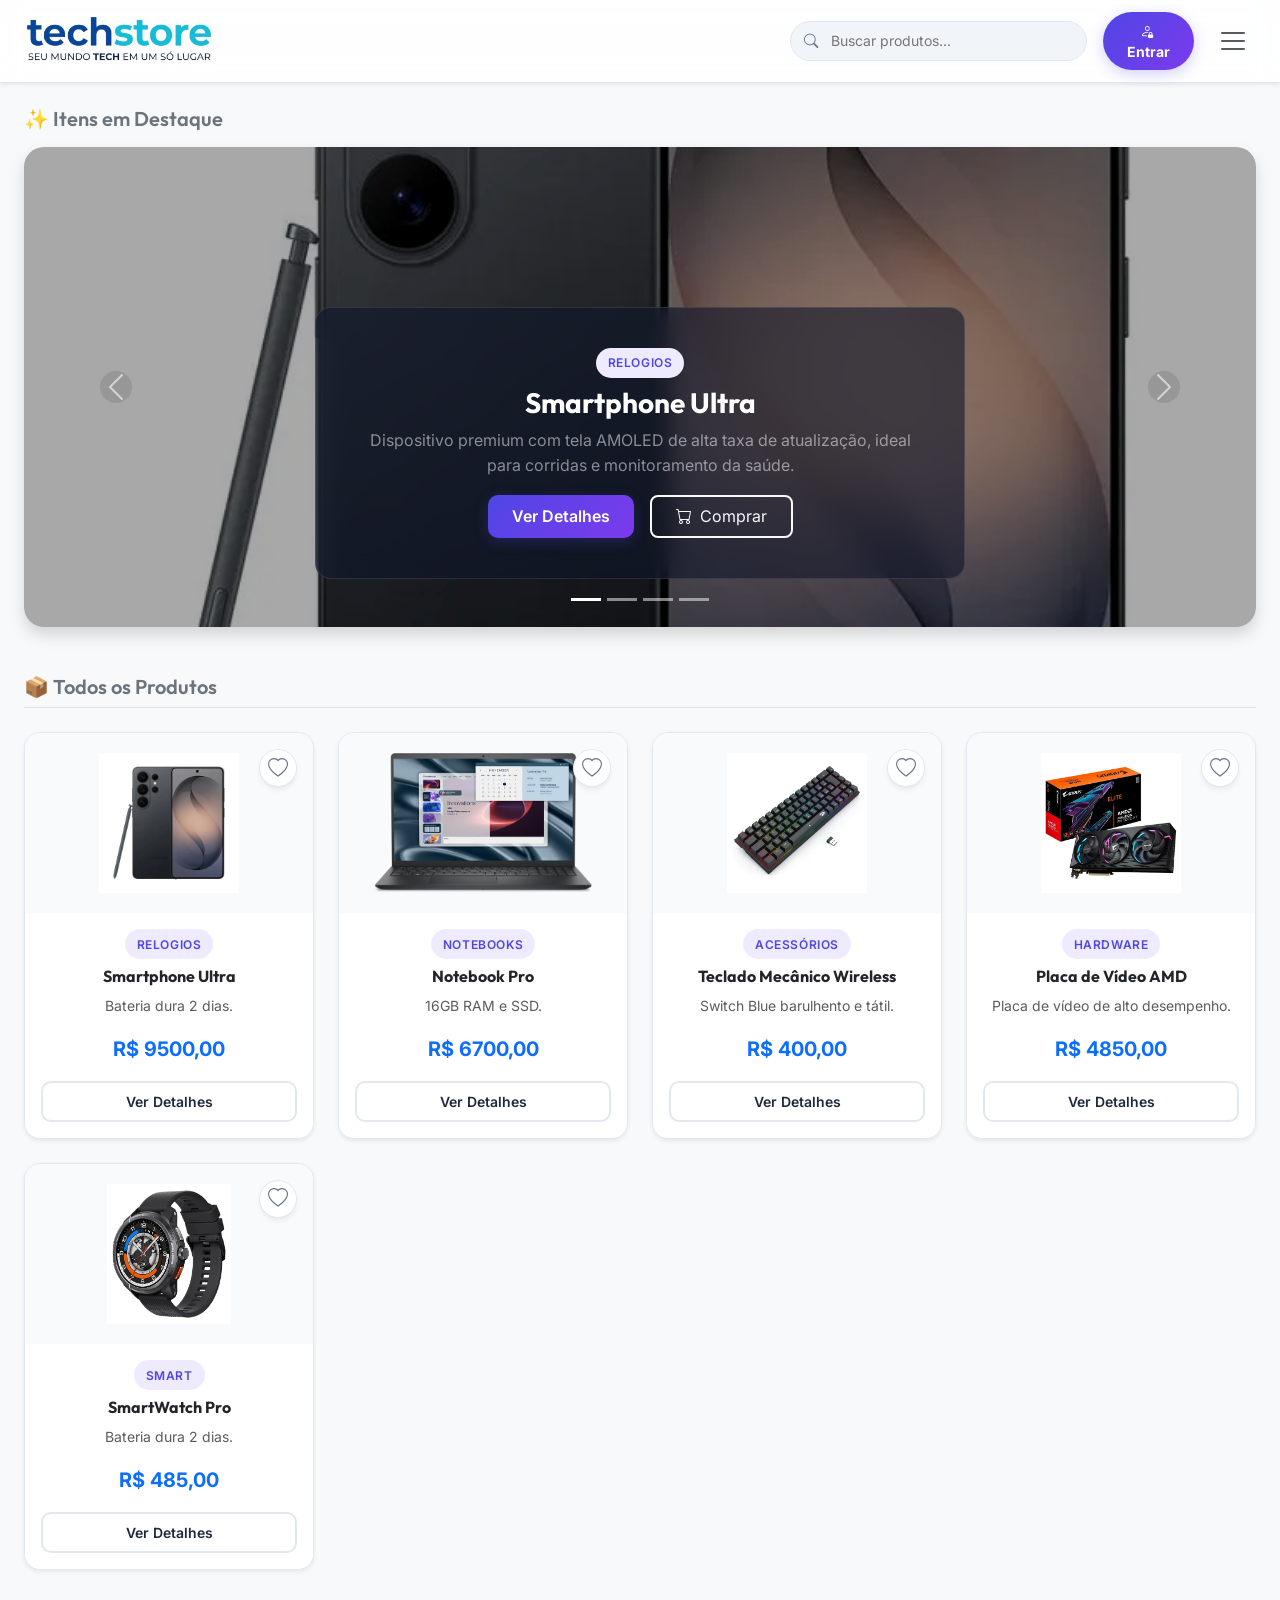
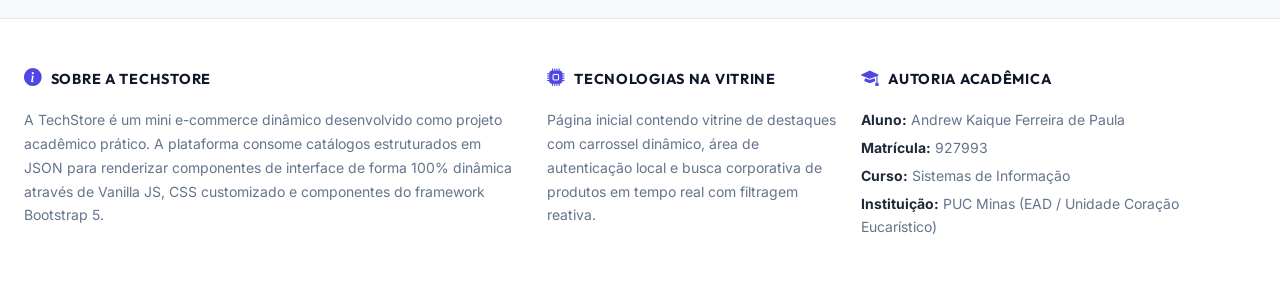
<file: index.html>
<!DOCTYPE html>
<html lang="pt-BR">
<head>
    <meta charset="UTF-8">
    <meta name="viewport" content="width=device-width, initial-scale=1.0">
    <title>TechStore - E-commerce Dinâmico</title>
    <!-- Bootstrap 5 CSS -->
    <link href="https://cdn.jsdelivr.net/npm/bootstrap@5.3.0/dist/css/bootstrap.min.css" rel="stylesheet">
    <!-- Bootstrap Icons -->
    <link rel="stylesheet" href="https://cdn.jsdelivr.net/npm/bootstrap-icons@1.11.3/font/bootstrap-icons.min.css">
    <!-- Custom Style Sheet -->
    <link rel="stylesheet" href="assets/css/style.css">
</head>
<body class="bg-light m-0 p-0">
    
    <!-- Navbar Premium -->
    <nav class="navbar custom-navbar shadow-sm">
        <div class="container-fluid px-4">
            <a class="navbar-brand" href="index.html">
                <img src="assets/img/logo/LogoTechStore.jpg" alt="Logo TechStore" class="brand-logo">
            </a>
            
            <div class="d-flex align-items-center gap-3 ms-auto">
                <!-- Barra de Busca Dinâmica (Ativa na vitrine) -->
                <div class="search-container d-none d-sm-block">
                    <i class="bi bi-search search-icon"></i>
                    <input type="text" class="search-input" id="search-input" placeholder="Buscar produtos...">
                </div>

                <!-- Área de Autenticação Dinâmica (JS) -->
                <div id="user-auth-area"></div>

                <!-- Botão de Acesso ao Painel Lateral -->
                <button class="navbar-toggler border-0 p-2 rounded-circle hover-bg" type="button" data-bs-toggle="offcanvas" data-bs-target="#menuLateralTechStore" aria-controls="menuLateralTechStore">
                    <span class="navbar-toggler-icon"></span>
                </button>
            </div>
        </div>
    </nav>

    <!-- Menu Lateral (Offcanvas Customizado) -->
    <div class="offcanvas offcanvas-end offcanvas-custom" tabindex="-1" id="menuLateralTechStore" aria-labelledby="menuLateralTechStoreLabel" style="max-width: 280px;">
        <!-- Injetado dinamicamente via app.js para manter consistência total -->
    </div>

    <!-- Conteúdo Principal -->
    <main class="container-fluid px-4 mt-4">
        
        <!-- Mobile Search Bar (Apenas visível em telas bem pequenas) -->
        <div class="d-block d-sm-none mb-4">
            <div class="search-container w-100 max-width-100">
                <i class="bi bi-search search-icon"></i>
                <input type="text" class="search-input" id="search-input-mobile" placeholder="Buscar produtos...">
            </div>
        </div>

        <!-- Carrossel de Destaques -->
        <section class="mb-5">
            <h3 class="mb-3 text-secondary fw-semibold fs-5">✨ Itens em Destaque</h3>
            <div id="carouselDestaques" class="carousel slide carousel-custom shadow" data-bs-ride="carousel">
                <div class="carousel-indicators"></div>
                <div class="carousel-inner" id="carousel-inner-container"></div>
                <button class="carousel-control-prev" type="button" data-bs-target="#carouselDestaques" data-bs-slide="prev">
                    <span class="carousel-control-prev-icon bg-dark bg-opacity-25 rounded-circle p-3" aria-hidden="true"></span>
                    <span class="visually-hidden">Anterior</span>
                </button>
                <button class="carousel-control-next" type="button" data-bs-target="#carouselDestaques" data-bs-slide="next">
                    <span class="carousel-control-next-icon bg-dark bg-opacity-25 rounded-circle p-3" aria-hidden="true"></span>
                    <span class="visually-hidden">Próximo</span>
                </button>
            </div>
        </section>

        <!-- Vitrine Completa de Produtos -->
        <section class="mb-5">
            <h3 class="mb-4 border-bottom pb-2 text-secondary fw-semibold fs-5">📦 Todos os Produtos</h3>
            <div id="product-list" class="row g-4 justify-content-start">
                <!-- Os produtos serão renderizados dinamicamente aqui -->
            </div>
        </section>
    </main>

    <!-- Rodapé Premium -->
    <!-- Rodapé Premium -->
    <footer class="custom-footer shadow-sm">
        <div class="container-fluid px-4">
            <div class="row g-4">
                <!-- Coluna 1: Sobre o Projeto -->
                <div class="col-lg-5 col-md-6">
                    <h5 class="fw-bold"><i class="bi bi-info-circle-fill custom-footer-icon"></i>Sobre a TechStore</h5>
                    <p class="mb-0">A TechStore é um mini e-commerce dinâmico desenvolvido como projeto acadêmico prático. A plataforma consome catálogos estruturados em JSON para renderizar componentes de interface de forma 100% dinâmica através de Vanilla JS, CSS customizado e componentes do framework Bootstrap 5.</p>
                </div>
                <!-- Coluna 2: Detalhes Técnicos da Página -->
                <div class="col-lg-3 col-md-6">
                    <h5 class="fw-bold"><i class="bi bi-cpu-fill custom-footer-icon"></i>Tecnologias na Vitrine</h5>
                    <p class="mb-0">Página inicial contendo vitrine de destaques com carrossel dinâmico, área de autenticação local e busca corporativa de produtos em tempo real com filtragem reativa.</p>
                </div>
                <!-- Coluna 3: Autoria -->
                <div class="col-lg-4 col-md-12">
                    <h5 class="fw-bold"><i class="bi bi-mortarboard-fill custom-footer-icon"></i>Autoria Acadêmica</h5>
                    <ul class="list-unstyled mb-0">
                        <li class="mb-1"><strong>Aluno:</strong> Andrew Kaique Ferreira de Paula</li>
                        <li class="mb-1"><strong>Matrícula:</strong> 927993</li>
                        <li class="mb-1"><strong>Curso:</strong> Sistemas de Informação</li>
                        <li><strong>Instituição:</strong> PUC Minas (EAD / Unidade Coração Eucarístico)</li>
                    </ul>
                </div>
            </div>
        </div>
    </footer>

    <!-- Bootstrap Bundle JS -->
    <script src="https://cdn.jsdelivr.net/npm/bootstrap@5.3.0/dist/js/bootstrap.bundle.min.js"></script>
    <!-- Core App JS -->
    <script src="assets/js/app.js"></script>
</body>
</html>
</file>
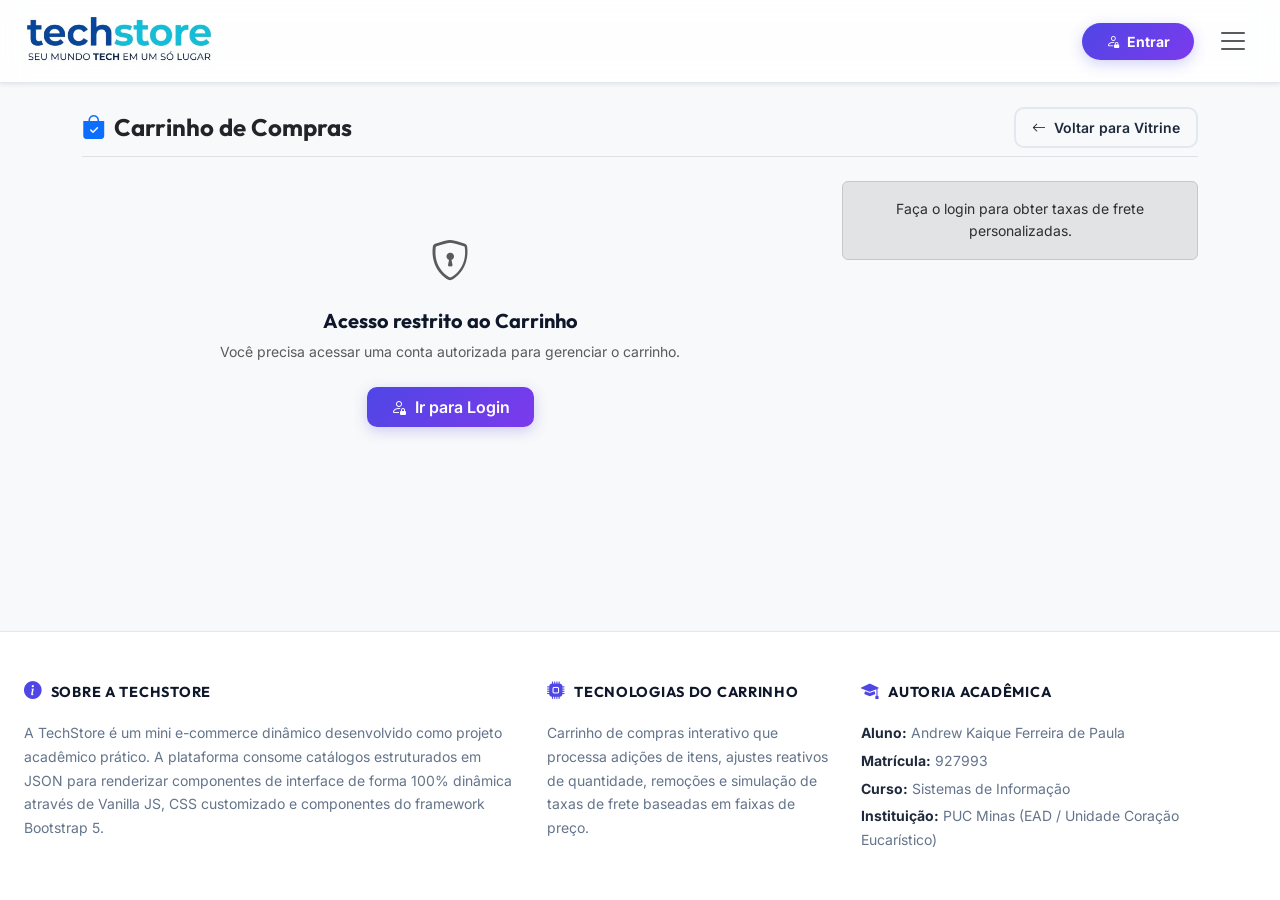
<file: carrinho.html>
<!DOCTYPE html>
<html lang="pt-BR">
<head>
    <meta charset="UTF-8">
    <meta name="viewport" content="width=device-width, initial-scale=1.0">
    <title>TechStore - Carrinho de Compras</title>
    <!-- Bootstrap 5 CSS -->
    <link href="https://cdn.jsdelivr.net/npm/bootstrap@5.3.0/dist/css/bootstrap.min.css" rel="stylesheet">
    <!-- Bootstrap Icons -->
    <link rel="stylesheet" href="https://cdn.jsdelivr.net/npm/bootstrap-icons@1.11.3/font/bootstrap-icons.min.css">
    <!-- Custom Style Sheet -->
    <link rel="stylesheet" href="assets/css/style.css">
</head>
<body class="bg-light m-0 p-0">

    <!-- Navbar Premium -->
    <nav class="navbar custom-navbar shadow-sm">
        <div class="container-fluid px-4">
            <a class="navbar-brand" href="index.html">
                <img src="assets/img/logo/LogoTechStore.jpg" alt="Logo TechStore" class="brand-logo">
            </a>
            
            <div class="d-flex align-items-center gap-3 ms-auto">
                <!-- Área de Autenticação Dinâmica (JS) -->
                <div id="user-auth-area"></div>

                <!-- Botão de Acesso ao Painel Lateral -->
                <button class="navbar-toggler border-0 p-2 rounded-circle hover-bg" type="button" data-bs-toggle="offcanvas" data-bs-target="#menuLateralTechStore" aria-controls="menuLateralTechStore">
                    <span class="navbar-toggler-icon"></span>
                </button>
            </div>
        </div>
    </nav>

    <!-- Menu Lateral (Offcanvas Customizado) -->
    <div class="offcanvas offcanvas-end offcanvas-custom" tabindex="-1" id="menuLateralTechStore" aria-labelledby="menuLateralTechStoreLabel" style="max-width: 280px;">
        <!-- Injetado dinamicamente via app.js -->
    </div>

    <!-- Conteúdo Principal -->
    <main class="container py-4 mb-5">
        
        <!-- Cabeçalho da Página -->
        <div class="d-flex justify-content-between align-items-center mb-4 pb-2 border-bottom">
            <h2 class="mb-0 text-dark fw-bold fs-4"><i class="bi bi-bag-check-fill text-primary me-2"></i>Carrinho de Compras</h2>
            <a href="index.html" class="btn btn-outline-custom btn-sm py-1.5 px-3">
                <i class="bi bi-arrow-left me-1"></i> Voltar para Vitrine
            </a>
        </div>

        <div class="row g-4">
            <!-- Coluna de Itens (Esquerda) -->
            <div class="col-lg-8" id="carrinho-items-container">
                <!-- Os itens do carrinho serão renderizados dinamicamente via app.js -->
                <div class="text-center py-5">
                    <div class="spinner-border text-primary" role="status">
                        <span class="visually-hidden">Carregando seu carrinho...</span>
                    </div>
                </div>
            </div>

            <!-- Coluna do Resumo do Pedido (Direita) -->
            <div class="col-lg-4" id="carrinho-resumo-container">
                <!-- Preenchido via app.js -->
            </div>
        </div>
    </main>

    <!-- Modal de Sucesso na Compra (Checkout Simulado) -->
    <div class="modal fade" id="checkoutSuccessModal" tabindex="-1" aria-labelledby="checkoutSuccessModalLabel" aria-hidden="true" data-bs-backdrop="static">
        <div class="modal-dialog modal-dialog-centered">
            <div class="modal-content border-0 shadow-lg rounded-4 overflow-hidden">
                <div class="modal-header border-0 checkout-success-header text-white py-4 d-flex flex-column align-items-center gap-2">
                    <div class="checkout-success-circle">
                        <i class="bi bi-check-lg fs-1 text-white"></i>
                    </div>
                    <h5 class="modal-title fw-bold text-center mt-2" id="checkoutSuccessModalLabel">Compra Realizada!</h5>
                </div>
                <div class="modal-body text-center p-4">
                    <p class="text-secondary mb-3 fs-6">Seu pedido foi processado com sucesso em nosso sistema corporativo simulado.</p>
                    <div class="bg-light p-3 rounded-3 mb-4 text-start border">
                        <div class="row g-2 small text-secondary">
                            <div class="col-6"><strong>Pedido:</strong> #TS-${Math.floor(Math.random() * 90000) + 10000}</div>
                            <div class="col-6 text-end"><strong>Data:</strong> ${new Date().toLocaleDateString('pt-BR')}</div>
                            <div class="col-12 mt-1"><strong>Status:</strong> <span class="text-success"><i class="bi bi-hourglass-split"></i> Aguardando Pagamento</span></div>
                        </div>
                    </div>
                    <p class="small text-muted mb-0">Obrigado por comprar na TechStore corporativa de demonstração!</p>
                </div>
                <div class="modal-footer border-0 p-3 bg-light">
                    <a href="index.html" class="btn btn-primary-custom w-100 py-2 fs-6">Voltar para Vitrine Principal</a>
                </div>
            </div>
        </div>
    </div>

    <!-- Rodapé Premium -->
    <footer class="custom-footer shadow-sm">
        <div class="container-fluid px-4">
            <div class="row g-4">
                <!-- Coluna 1: Sobre o Projeto -->
                <div class="col-lg-5 col-md-6">
                    <h5 class="fw-bold"><i class="bi bi-info-circle-fill custom-footer-icon"></i>Sobre a TechStore</h5>
                    <p class="mb-0">A TechStore é um mini e-commerce dinâmico desenvolvido como projeto acadêmico prático. A plataforma consome catálogos estruturados em JSON para renderizar componentes de interface de forma 100% dinâmica através de Vanilla JS, CSS customizado e componentes do framework Bootstrap 5.</p>
                </div>
                <!-- Coluna 2: Detalhes Técnicos da Página -->
                <div class="col-lg-3 col-md-6">
                    <h5 class="fw-bold"><i class="bi bi-cpu-fill custom-footer-icon"></i>Tecnologias do Carrinho</h5>
                    <p class="mb-0">Carrinho de compras interativo que processa adições de itens, ajustes reativos de quantidade, remoções e simulação de taxas de frete baseadas em faixas de preço.</p>
                </div>
                <!-- Coluna 3: Autoria -->
                <div class="col-lg-4 col-md-12">
                    <h5 class="fw-bold"><i class="bi bi-mortarboard-fill custom-footer-icon"></i>Autoria Acadêmica</h5>
                    <ul class="list-unstyled mb-0">
                        <li class="mb-1"><strong>Aluno:</strong> Andrew Kaique Ferreira de Paula</li>
                        <li class="mb-1"><strong>Matrícula:</strong> 927993</li>
                        <li class="mb-1"><strong>Curso:</strong> Sistemas de Informação</li>
                        <li><strong>Instituição:</strong> PUC Minas (EAD / Unidade Coração Eucarístico)</li>
                    </ul>
                </div>
            </div>
        </div>
    </footer>

    <!-- Bootstrap Bundle JS -->
    <script src="https://cdn.jsdelivr.net/npm/bootstrap@5.3.0/dist/js/bootstrap.bundle.min.js"></script>
    <!-- Core App JS -->
    <script src="assets/js/app.js"></script>
</body>
</html>
</file>
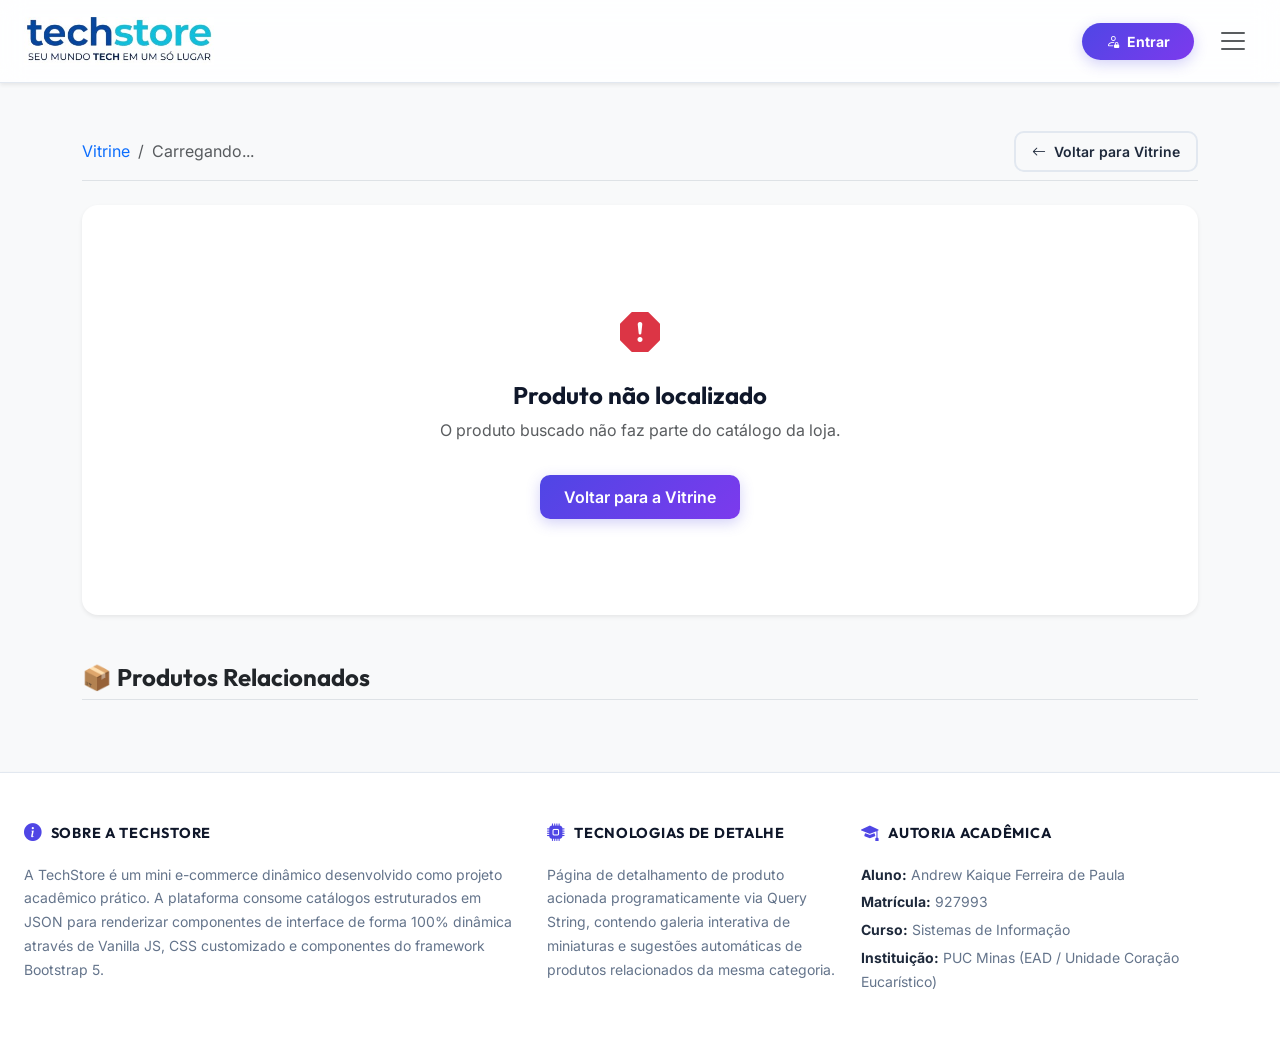
<file: detalhes.html>
<!DOCTYPE html>
<html lang="pt-BR">
<head>
    <meta charset="UTF-8">
    <meta name="viewport" content="width=device-width, initial-scale=1.0">
    <title>TechStore - Detalhes do Produto</title>
    <!-- Bootstrap 5 CSS -->
    <link href="https://cdn.jsdelivr.net/npm/bootstrap@5.3.0/dist/css/bootstrap.min.css" rel="stylesheet">
    <!-- Bootstrap Icons -->
    <link rel="stylesheet" href="https://cdn.jsdelivr.net/npm/bootstrap-icons@1.11.3/font/bootstrap-icons.min.css">
    <!-- Custom Style Sheet -->
    <link rel="stylesheet" href="assets/css/style.css">
</head>
<body class="bg-light m-0 p-0">

    <!-- Navbar Premium -->
    <nav class="navbar custom-navbar shadow-sm">
        <div class="container-fluid px-4">
            <a class="navbar-brand" href="index.html">
                <img src="assets/img/logo/LogoTechStore.jpg" alt="Logo TechStore" class="brand-logo">
            </a>
            
            <div class="d-flex align-items-center gap-3 ms-auto">
                <!-- Área de Autenticação Dinâmica (JS) -->
                <div id="user-auth-area"></div>

                <!-- Botão de Acesso ao Painel Lateral -->
                <button class="navbar-toggler border-0 p-2 rounded-circle hover-bg" type="button" data-bs-toggle="offcanvas" data-bs-target="#menuLateralTechStore" aria-controls="menuLateralTechStore">
                    <span class="navbar-toggler-icon"></span>
                </button>
            </div>
        </div>
    </nav>

    <!-- Menu Lateral (Offcanvas Customizado) -->
    <div class="offcanvas offcanvas-end offcanvas-custom" tabindex="-1" id="menuLateralTechStore" aria-labelledby="menuLateralTechStoreLabel" style="max-width: 280px;">
        <!-- Injetado dinamicamente via app.js -->
    </div>

    <!-- Conteúdo Principal -->
    <main class="container my-5">
        
        <!-- Breadcrumb e Voltar -->
        <div class="d-flex justify-content-between align-items-center mb-4 pb-2 border-bottom">
            <nav aria-label="breadcrumb">
                <ol class="breadcrumb mb-0">
                    <li class="breadcrumb-item"><a href="index.html" class="text-decoration-none">Vitrine</a></li>
                    <li class="breadcrumb-item active" id="breadcrumb-product-name" aria-current="page">Carregando...</li>
                </ol>
            </nav>
            <a href="index.html" class="btn btn-outline-custom btn-sm py-1.5 px-3">
                <i class="bi bi-arrow-left me-1"></i> Voltar para Vitrine
            </a>
        </div>

        <!-- Container do Produto (Injetado via JS) -->
        <div class="card border-0 shadow-sm rounded-4 p-4 p-md-5 mb-5 bg-white" id="detalhes-container">
            <!-- Os detalhes serão injetados dinamicamente via app.js -->
            <div class="text-center py-5">
                <div class="spinner-border text-primary" role="status">
                    <span class="visually-hidden">Carregando detalhes...</span>
                </div>
            </div>
        </div>

        <!-- Vitrine de Produtos Relacionados -->
        <section class="mb-4">
            <h4 class="mb-4 text-dark fw-bold border-bottom pb-2">📦 Produtos Relacionados</h4>
            <div class="row g-4 justify-content-start" id="produtos-relacionados-container">
                <!-- Injetado via JS -->
            </div>
        </section>
    </main>

    <!-- Rodapé Premium -->
    <footer class="custom-footer shadow-sm">
        <div class="container-fluid px-4">
            <div class="row g-4">
                <!-- Coluna 1: Sobre o Projeto -->
                <div class="col-lg-5 col-md-6">
                    <h5 class="fw-bold"><i class="bi bi-info-circle-fill custom-footer-icon"></i>Sobre a TechStore</h5>
                    <p class="mb-0">A TechStore é um mini e-commerce dinâmico desenvolvido como projeto acadêmico prático. A plataforma consome catálogos estruturados em JSON para renderizar componentes de interface de forma 100% dinâmica através de Vanilla JS, CSS customizado e componentes do framework Bootstrap 5.</p>
                </div>
                <!-- Coluna 2: Detalhes Técnicos da Página -->
                <div class="col-lg-3 col-md-6">
                    <h5 class="fw-bold"><i class="bi bi-cpu-fill custom-footer-icon"></i>Tecnologias de Detalhe</h5>
                    <p class="mb-0">Página de detalhamento de produto acionada programaticamente via Query String, contendo galeria interativa de miniaturas e sugestões automáticas de produtos relacionados da mesma categoria.</p>
                </div>
                <!-- Coluna 3: Autoria -->
                <div class="col-lg-4 col-md-12">
                    <h5 class="fw-bold"><i class="bi bi-mortarboard-fill custom-footer-icon"></i>Autoria Acadêmica</h5>
                    <ul class="list-unstyled mb-0">
                        <li class="mb-1"><strong>Aluno:</strong> Andrew Kaique Ferreira de Paula</li>
                        <li class="mb-1"><strong>Matrícula:</strong> 927993</li>
                        <li class="mb-1"><strong>Curso:</strong> Sistemas de Informação</li>
                        <li><strong>Instituição:</strong> PUC Minas (EAD / Unidade Coração Eucarístico)</li>
                    </ul>
                </div>
            </div>
        </div>
    </footer>

    <!-- Bootstrap Bundle JS -->
    <script src="https://cdn.jsdelivr.net/npm/bootstrap@5.3.0/dist/js/bootstrap.bundle.min.js"></script>
    <!-- Core App JS -->
    <script src="assets/js/app.js"></script>
</body>
</html>
</file>
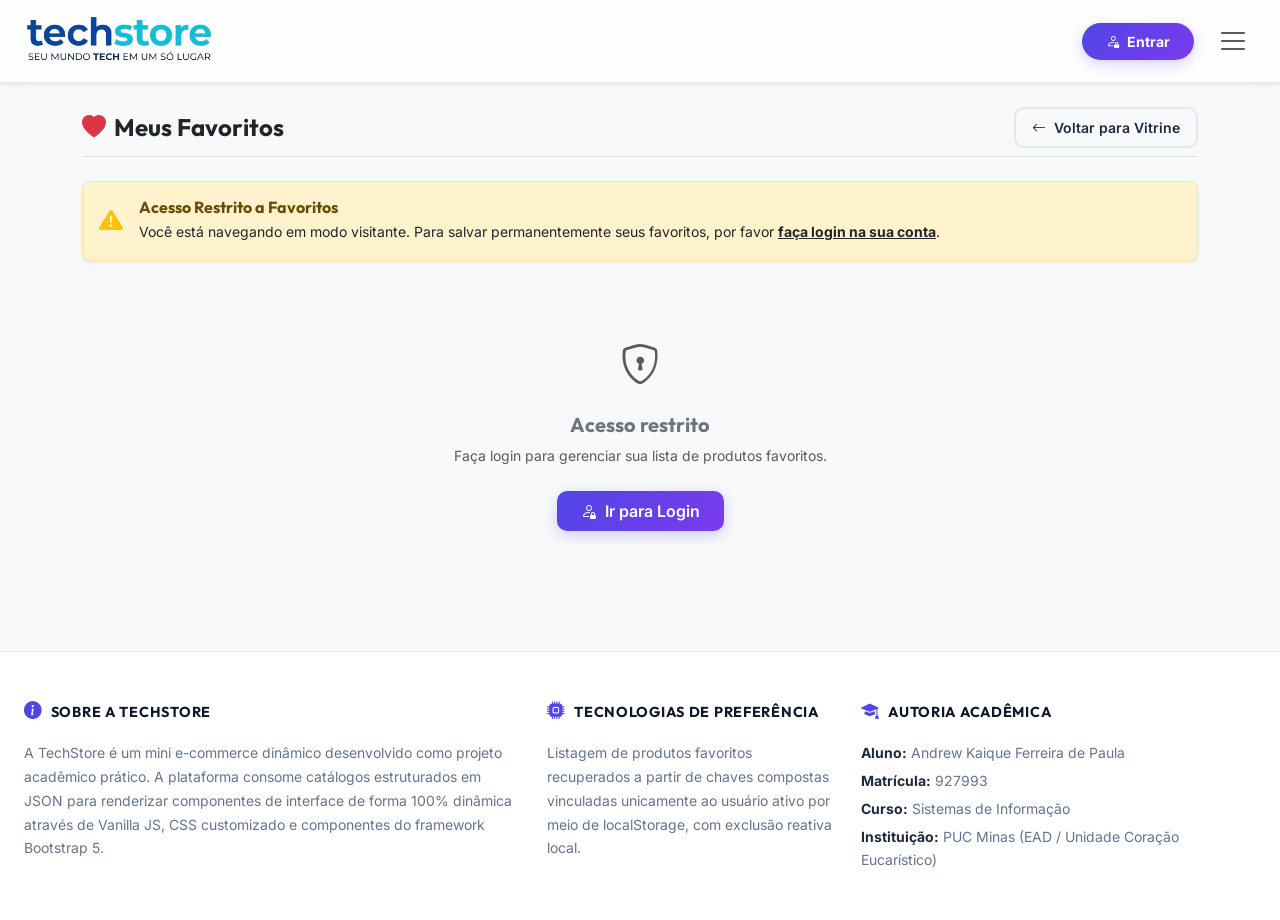
<file: favoritos.html>
<!DOCTYPE html>
<html lang="pt-BR">
<head>
    <meta charset="UTF-8">
    <meta name="viewport" content="width=device-width, initial-scale=1.0">
    <title>TechStore - Meus Favoritos</title>
    <!-- Bootstrap 5 CSS -->
    <link href="https://cdn.jsdelivr.net/npm/bootstrap@5.3.0/dist/css/bootstrap.min.css" rel="stylesheet">
    <!-- Bootstrap Icons -->
    <link rel="stylesheet" href="https://cdn.jsdelivr.net/npm/bootstrap-icons@1.11.3/font/bootstrap-icons.min.css">
    <!-- Custom Style Sheet -->
    <link rel="stylesheet" href="assets/css/style.css">
</head>
<body class="bg-light m-0 p-0">

    <!-- Navbar Premium -->
    <nav class="navbar custom-navbar shadow-sm">
        <div class="container-fluid px-4">
            <a class="navbar-brand" href="index.html">
                <img src="assets/img/logo/LogoTechStore.jpg" alt="Logo TechStore" class="brand-logo">
            </a>
            
            <div class="d-flex align-items-center gap-3 ms-auto">
                <!-- Área de Autenticação Dinâmica (JS) -->
                <div id="user-auth-area"></div>

                <!-- Botão de Acesso ao Painel Lateral -->
                <button class="navbar-toggler border-0 p-2 rounded-circle hover-bg" type="button" data-bs-toggle="offcanvas" data-bs-target="#menuLateralTechStore" aria-controls="menuLateralTechStore">
                    <span class="navbar-toggler-icon"></span>
                </button>
            </div>
        </div>
    </nav>

    <!-- Menu Lateral (Offcanvas Customizado) -->
    <div class="offcanvas offcanvas-end offcanvas-custom" tabindex="-1" id="menuLateralTechStore" aria-labelledby="menuLateralTechStoreLabel" style="max-width: 280px;">
        <!-- Injetado dinamicamente via app.js -->
    </div>

    <!-- Conteúdo Principal -->
    <main class="container py-4 mb-5">
        
        <!-- Cabeçalho da Página -->
        <div class="d-flex justify-content-between align-items-center mb-4 pb-2 border-bottom">
            <h2 class="mb-0 text-dark fw-bold fs-4"><i class="bi bi-heart-fill text-danger me-2"></i>Meus Favoritos</h2>
            <a href="index.html" class="btn btn-outline-custom btn-sm py-1.5 px-3">
                <i class="bi bi-arrow-left me-1"></i> Voltar para Vitrine
            </a>
        </div>

        <!-- Mensagem Informativa para Sessão Anônima (Injetada se não logado) -->
        <div id="anonimo-alert" class="alert alert-warning d-none shadow-sm rounded-3 mb-4" role="alert">
            <div class="d-flex gap-3 align-items-center">
                <i class="bi bi-exclamation-triangle-fill fs-4 text-warning"></i>
                <div>
                    <h6 class="alert-heading fw-bold mb-1">Acesso Restrito a Favoritos</h6>
                    <p class="mb-0 small text-dark">Você está navegando em modo visitante. Para salvar permanentemente seus favoritos, por favor <a href="login.html" class="fw-bold text-dark text-decoration-underline">faça login na sua conta</a>.</p>
                </div>
            </div>
        </div>

        <!-- Vitrine de Favoritos -->
        <div id="container-favoritos" class="row g-4 justify-content-start">
            <!-- Os cards favoritados ou tela de estado vazio serão injetados dinamicamente via app.js -->
            <div class="text-center py-5">
                <div class="spinner-border text-primary" role="status">
                    <span class="visually-hidden">Carregando seus favoritos...</span>
                </div>
            </div>
        </div>
    </main>

    <!-- Rodapé Premium -->
    <footer class="custom-footer shadow-sm">
        <div class="container-fluid px-4">
            <div class="row g-4">
                <!-- Coluna 1: Sobre o Projeto -->
                <div class="col-lg-5 col-md-6">
                    <h5 class="fw-bold"><i class="bi bi-info-circle-fill custom-footer-icon"></i>Sobre a TechStore</h5>
                    <p class="mb-0">A TechStore é um mini e-commerce dinâmico desenvolvido como projeto acadêmico prático. A plataforma consome catálogos estruturados em JSON para renderizar componentes de interface de forma 100% dinâmica através de Vanilla JS, CSS customizado e componentes do framework Bootstrap 5.</p>
                </div>
                <!-- Coluna 2: Detalhes Técnicos da Página -->
                <div class="col-lg-3 col-md-6">
                    <h5 class="fw-bold"><i class="bi bi-cpu-fill custom-footer-icon"></i>Tecnologias de Preferência</h5>
                    <p class="mb-0">Listagem de produtos favoritos recuperados a partir de chaves compostas vinculadas unicamente ao usuário ativo por meio de localStorage, com exclusão reativa local.</p>
                </div>
                <!-- Coluna 3: Autoria -->
                <div class="col-lg-4 col-md-12">
                    <h5 class="fw-bold"><i class="bi bi-mortarboard-fill custom-footer-icon"></i>Autoria Acadêmica</h5>
                    <ul class="list-unstyled mb-0">
                        <li class="mb-1"><strong>Aluno:</strong> Andrew Kaique Ferreira de Paula</li>
                        <li class="mb-1"><strong>Matrícula:</strong> 927993</li>
                        <li class="mb-1"><strong>Curso:</strong> Sistemas de Informação</li>
                        <li><strong>Instituição:</strong> PUC Minas (EAD / Unidade Coração Eucarístico)</li>
                    </ul>
                </div>
            </div>
        </div>
    </footer>

    <!-- Bootstrap Bundle JS -->
    <script src="https://cdn.jsdelivr.net/npm/bootstrap@5.3.0/dist/js/bootstrap.bundle.min.js"></script>
    <!-- Core App JS -->
    <script src="assets/js/app.js"></script>
</body>
</html>
</file>
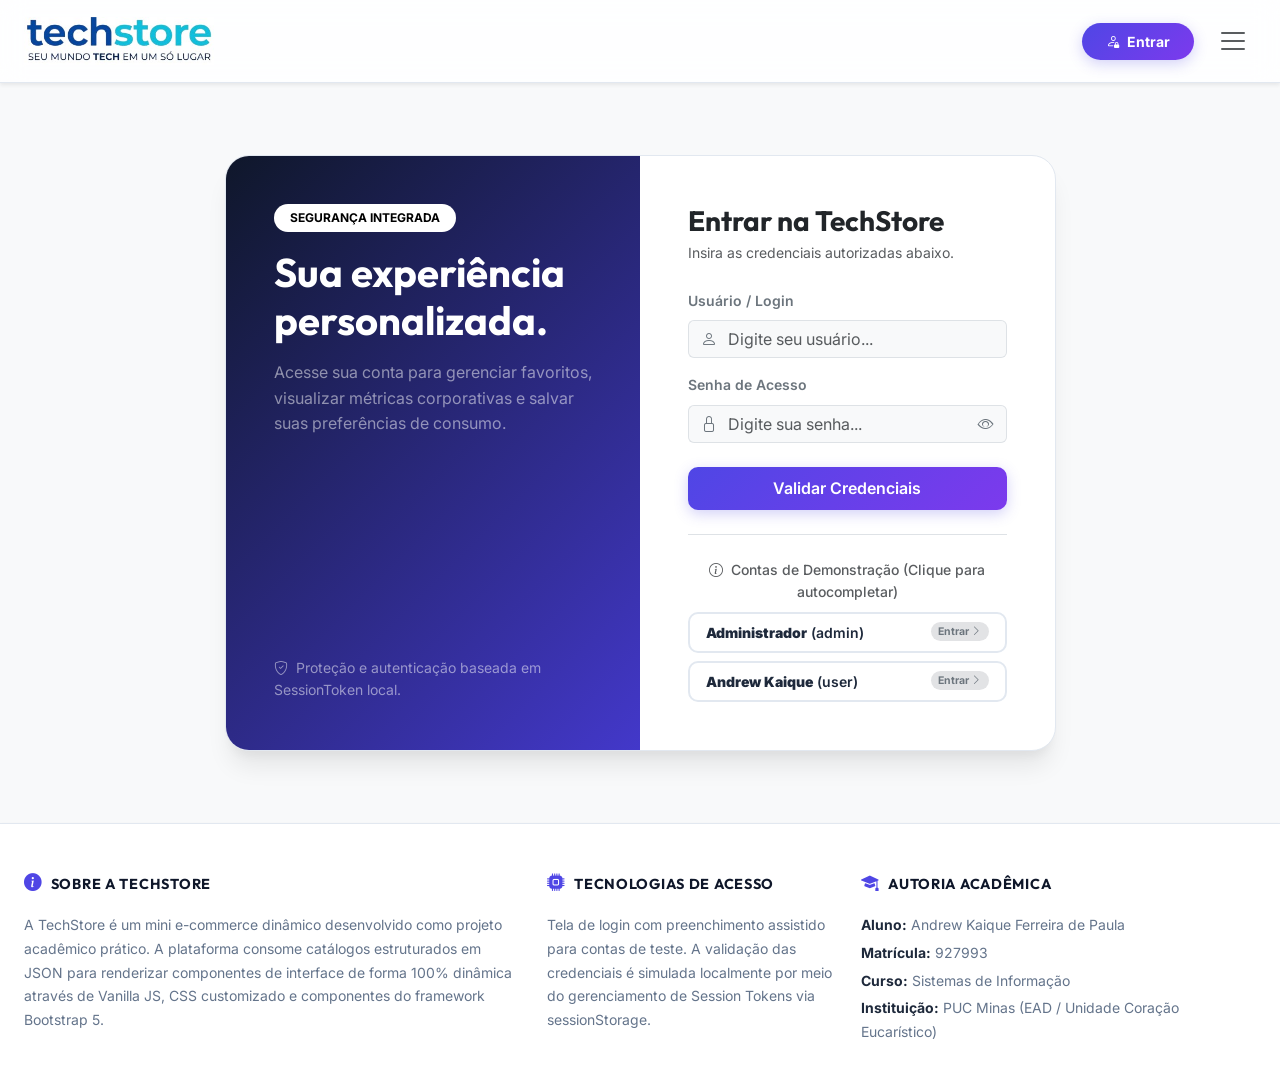
<file: login.html>
<!DOCTYPE html>
<html lang="pt-BR">
<head>
    <meta charset="UTF-8">
    <meta name="viewport" content="width=device-width, initial-scale=1.0">
    <title>TechStore - Acesso</title>
    <!-- Bootstrap 5 CSS -->
    <link href="https://cdn.jsdelivr.net/npm/bootstrap@5.3.0/dist/css/bootstrap.min.css" rel="stylesheet">
    <!-- Bootstrap Icons -->
    <link rel="stylesheet" href="https://cdn.jsdelivr.net/npm/bootstrap-icons@1.11.3/font/bootstrap-icons.min.css">
    <!-- Custom Style Sheet -->
    <link rel="stylesheet" href="assets/css/style.css">
</head>
<body class="bg-light m-0 p-0">

    <!-- Navbar Premium -->
    <nav class="navbar custom-navbar shadow-sm">
        <div class="container-fluid px-4">
            <a class="navbar-brand" href="index.html">
                <img src="assets/img/logo/LogoTechStore.jpg" alt="Logo TechStore" class="brand-logo">
            </a>
            
            <div class="d-flex align-items-center gap-3 ms-auto">
                <!-- Área de Autenticação Dinâmica (JS) -->
                <div id="user-auth-area"></div>

                <!-- Botão de Acesso ao Painel Lateral -->
                <button class="navbar-toggler border-0 p-2 rounded-circle hover-bg" type="button" data-bs-toggle="offcanvas" data-bs-target="#menuLateralTechStore" aria-controls="menuLateralTechStore">
                    <span class="navbar-toggler-icon"></span>
                </button>
            </div>
        </div>
    </nav>

    <!-- Menu Lateral (Offcanvas Customizado) -->
    <div class="offcanvas offcanvas-end offcanvas-custom" tabindex="-1" id="menuLateralTechStore" aria-labelledby="menuLateralTechStoreLabel" style="max-width: 280px;">
        <!-- Injetado dinamicamente via app.js -->
    </div>

    <!-- Conteúdo Principal (Login Card) -->
    <main class="container my-5 py-4">
        <div class="row justify-content-center">
            <div class="col-lg-10 col-xl-9">
                <div class="login-card row g-0">
                    
                    <!-- Painel Esquerdo (Decorativo/Identidade) -->
                    <div class="col-md-6 login-left-pane d-none d-md-flex">
                        <div>
                            <span class="badge bg-white bg-opacity-20 text-black px-3 py-2 rounded-pill text-uppercase mb-3 tracking-wider small fw-bold">Segurança Integrada</span>
                            <h2 class="display-6 fw-bold text-white mb-3">Sua experiência personalizada.</h2>
                            <p class="text-white-50 fs-6">Acesse sua conta para gerenciar favoritos, visualizar métricas corporativas e salvar suas preferências de consumo.</p>
                        </div>
                        <div>
                            <p class="small text-white-50 mb-0"><i class="bi bi-shield-check me-1"></i> Proteção e autenticação baseada em SessionToken local.</p>
                        </div>
                    </div>
                    
                    <!-- Painel Direito (Formulário) -->
                    <div class="col-md-6 p-4 p-md-5">
                        <div class="mb-4">
                            <h3 class="fw-bold text-dark mb-1">Entrar na TechStore</h3>
                            <p class="text-muted small">Insira as credenciais autorizadas abaixo.</p>
                        </div>

                        <!-- Mensagem de Erro (Alerta Inicialmente Oculto) -->
                        <div id="login-error-alert" class="alert alert-danger d-none py-2 px-3 small rounded-3" role="alert">
                            <i class="bi bi-exclamation-triangle-fill me-2"></i> Credenciais incorretas. Tente novamente!
                        </div>

                        <!-- Formulário -->
                        <form id="login-form">
                            <div class="mb-3">
                                <label for="login-username" class="form-label small fw-semibold text-secondary">Usuário / Login</label>
                                <div class="input-group">
                                    <span class="input-group-text bg-light border-end-0 text-secondary"><i class="bi bi-person"></i></span>
                                    <input type="text" class="form-control bg-light border-start-0 ps-0" id="login-username" placeholder="Digite seu usuário..." required autocomplete="username">
                                </div>
                            </div>
                            <div class="mb-4">
                                <div class="d-flex justify-content-between">
                                    <label for="login-password" class="form-label small fw-semibold text-secondary">Senha de Acesso</label>
                                </div>
                                <div class="input-group">
                                    <span class="input-group-text bg-light border-end-0 text-secondary"><i class="bi bi-lock"></i></span>
                                    <input type="password" class="form-control bg-light border-start-0 border-end-0 ps-0" id="login-password" placeholder="Digite sua senha..." required autocomplete="current-password">
                                    <button class="btn btn-light border border-start-0 text-secondary" type="button" id="toggle-password">
                                        <i class="bi bi-eye" id="toggle-password-icon"></i>
                                    </button>
                                </div>
                            </div>
                            <button type="submit" class="btn btn-primary-custom w-100 py-2.5 fs-6 mb-4">Validar Credenciais</button>
                        </form>

                        <!-- Facilitador de Contas Demo (User-friendly) -->
                        <div class="border-top pt-4">
                            <span class="text-muted small fw-medium d-block mb-2 text-center"><i class="bi bi-info-circle me-1"></i> Contas de Demonstração (Clique para autocompletar)</span>
                            <div class="d-grid gap-2">
                                <button class="btn btn-outline-custom btn-sm text-start py-2 px-3 d-flex justify-content-between align-items-center" onclick="autofillLogin('admin', '123')">
                                    <span><strong>Administrador</strong> (admin)</span>
                                    <span class="badge bg-secondary-subtle text-secondary rounded-pill">Entrar <i class="bi bi-chevron-right fs-9"></i></span>
                                </button>
                                <button class="btn btn-outline-custom btn-sm text-start py-2 px-3 d-flex justify-content-between align-items-center" onclick="autofillLogin('user', '123')">
                                    <span><strong>Andrew Kaique</strong> (user)</span>
                                    <span class="badge bg-secondary-subtle text-secondary rounded-pill">Entrar <i class="bi bi-chevron-right fs-9"></i></span>
                                </button>
                            </div>
                        </div>

                    </div>
                </div>
            </div>
        </div>
    </main>

    <!-- Rodapé Premium -->
    <footer class="custom-footer shadow-sm">
        <div class="container-fluid px-4">
            <div class="row g-4">
                <!-- Coluna 1: Sobre o Projeto -->
                <div class="col-lg-5 col-md-6">
                    <h5 class="fw-bold"><i class="bi bi-info-circle-fill custom-footer-icon"></i>Sobre a TechStore</h5>
                    <p class="mb-0">A TechStore é um mini e-commerce dinâmico desenvolvido como projeto acadêmico prático. A plataforma consome catálogos estruturados em JSON para renderizar componentes de interface de forma 100% dinâmica através de Vanilla JS, CSS customizado e componentes do framework Bootstrap 5.</p>
                </div>
                <!-- Coluna 2: Detalhes Técnicos da Página -->
                <div class="col-lg-3 col-md-6">
                    <h5 class="fw-bold"><i class="bi bi-cpu-fill custom-footer-icon"></i>Tecnologias de Acesso</h5>
                    <p class="mb-0">Tela de login com preenchimento assistido para contas de teste. A validação das credenciais é simulada localmente por meio do gerenciamento de Session Tokens via sessionStorage.</p>
                </div>
                <!-- Coluna 3: Autoria -->
                <div class="col-lg-4 col-md-12">
                    <h5 class="fw-bold"><i class="bi bi-mortarboard-fill custom-footer-icon"></i>Autoria Acadêmica</h5>
                    <ul class="list-unstyled mb-0">
                        <li class="mb-1"><strong>Aluno:</strong> Andrew Kaique Ferreira de Paula</li>
                        <li class="mb-1"><strong>Matrícula:</strong> 927993</li>
                        <li class="mb-1"><strong>Curso:</strong> Sistemas de Informação</li>
                        <li><strong>Instituição:</strong> PUC Minas (EAD / Unidade Coração Eucarístico)</li>
                    </ul>
                </div>
            </div>
        </div>
    </footer>

    <!-- Bootstrap Bundle JS -->
    <script src="https://cdn.jsdelivr.net/npm/bootstrap@5.3.0/dist/js/bootstrap.bundle.min.js"></script>
    <!-- Core App JS -->
    <script src="assets/js/app.js"></script>
    
    <!-- Script Específico de Login -->
    <script>
        document.addEventListener('DOMContentLoaded', () => {
            const form = document.getElementById('login-form');
            const alertBox = document.getElementById('login-error-alert');
            const togglePasswordBtn = document.getElementById('toggle-password');
            const passwordField = document.getElementById('login-password');
            const passwordIcon = document.getElementById('toggle-password-icon');

            // Alternar Visibilidade da Senha
            togglePasswordBtn.addEventListener('click', () => {
                if (passwordField.type === 'password') {
                    passwordField.type = 'text';
                    passwordIcon.classList.remove('bi-eye');
                    passwordIcon.classList.add('bi-eye-slash');
                } else {
                    passwordField.type = 'password';
                    passwordIcon.classList.remove('bi-eye-slash');
                    passwordIcon.classList.add('bi-eye');
                }
            });

            // Tratamento do Formulário
            form.addEventListener('submit', (e) => {
                e.preventDefault();
                const username = document.getElementById('login-username').value;
                const password = passwordField.value;

                // Chama a função global exposta pelo app.js
                if (loginUser(username, password)) {
                    // Feedback visual temporário antes de redirecionar
                    mostrarToast("Autenticado com sucesso! Redirecionando...", "bi-check-circle-fill text-success");
                    setTimeout(() => {
                        window.location.href = 'index.html';
                    }, 1000);
                } else {
                    alertBox.classList.remove('d-none');
                    passwordField.value = "";
                }
            });
        });

        // Função de Preenchimento Automático
        function autofillLogin(user, pass) {
            document.getElementById('login-username').value = user;
            document.getElementById('login-password').value = pass;
            document.getElementById('login-error-alert').classList.add('d-none');
            // Auto submit
            document.getElementById('login-form').dispatchEvent(new Event('submit'));
        }
    </script>
</body>
</html>
</file>
<file: assets/css/style.css>
@import url('https://fonts.googleapis.com/css2?family=Inter:wght@300;400;500;600;700&family=Outfit:wght@400;500;600;700;800&display=swap');
@import url('login.css');
@import url('favoritos.css');
@import url('carrinho.css');

:root {
    --primary: #4f46e5;
    --primary-hover: #4338ca;
    --primary-light: #eeebff;
    --secondary: #7c3aed;
    --accent: #10b981;
    --accent-hover: #059669;
    --dark: #0f172a;
    --dark-muted: #1e293b;
    --light: #f8fafc;
    --border: #e2e8f0;
    --text-primary: #1e293b;
    --text-secondary: #64748b;
    --text-light: #94a3b8;
    --card-bg: #ffffff;
    --transition: all 0.3s cubic-bezier(0.4, 0, 0.2, 1);
    --shadow-sm: 0 1px 3px rgba(0,0,0,0.1);
    --shadow-md: 0 4px 6px -1px rgba(0,0,0,0.05), 0 2px 4px -1px rgba(0,0,0,0.03);
    --shadow-lg: 0 10px 25px -5px rgba(0,0,0,0.05), 0 8px 10px -6px rgba(0,0,0,0.05);
    --shadow-xl: 0 20px 25px -5px rgba(0,0,0,0.08), 0 10px 10px -5px rgba(0,0,0,0.04);
}

/* Global Reset & Typography */
body {
    font-family: 'Inter', system-ui, -apple-system, sans-serif;
    background-color: var(--light);
    color: var(--text-primary);
    line-height: 1.6;
    overflow-x: hidden;
    display: flex;
    flex-direction: column;
    min-height: 100vh;
}

main {
    flex-grow: 1;
}


h1, h2, h3, h4, h5, h6 {
    font-family: 'Outfit', sans-serif;
    color: var(--dark);
    font-weight: 700;
}

/* Custom Scrollbar */
::-webkit-scrollbar {
    width: 8px;
}
::-webkit-scrollbar-track {
    background: var(--light);
}
::-webkit-scrollbar-thumb {
    background: var(--text-light);
    border-radius: 4px;
}
::-webkit-scrollbar-thumb:hover {
    background: var(--text-secondary);
}

/* Navbar Premium Styling */
.custom-navbar {
    background-color: rgba(255, 255, 255, 0.85) !important;
    backdrop-filter: blur(12px);
    -webkit-backdrop-filter: blur(12px);
    border-bottom: 1px solid var(--border);
    padding: 0.75rem 0;
    position: sticky;
    top: 0;
    z-index: 1020;
    transition: var(--transition);
}

.brand-logo {
    height: 48px;
    width: auto;
    object-fit: contain;
    transition: var(--transition);
}

.brand-logo:hover {
    transform: scale(1.05);
}

/* Search input container */
.search-container {
    position: relative;
    max-width: 300px;
    width: 100%;
}
.search-input {
    border: 1px solid var(--border);
    padding: 0.5rem 1rem 0.5rem 2.5rem;
    border-radius: 9999px;
    font-size: 0.875rem;
    width: 100%;
    transition: var(--transition);
    background-color: #f1f5f9;
}
.search-input:focus {
    background-color: #ffffff;
    border-color: var(--primary);
    box-shadow: 0 0 0 3px rgba(79, 70, 229, 0.15);
    outline: none;
}
.search-icon {
    position: absolute;
    left: 0.875rem;
    top: 50%;
    transform: translateY(-50%);
    color: var(--text-secondary);
    font-size: 0.9rem;
    pointer-events: none;
}

/* Offcanvas Sidebar */
.offcanvas-custom {
    background-color: var(--dark) !important;
    color: #ffffff !important;
    border-left: 1px solid rgba(255,255,255,0.05);
}

.offcanvas-custom .nav-link {
    color: rgba(255, 255, 255, 0.7);
    padding: 0.75rem 1rem;
    border-radius: 8px;
    transition: var(--transition);
    font-weight: 500;
}

.offcanvas-custom .nav-link:hover, 
.offcanvas-custom .nav-link.active {
    color: #ffffff;
    background-color: rgba(255, 255, 255, 0.08);
}

.offcanvas-custom .nav-link i {
    color: var(--primary-light);
    font-size: 1.1rem;
}

.offcanvas-custom .custom-sublink {
    font-size: 0.875rem;
    padding-left: 2rem;
    color: rgba(255, 255, 255, 0.5) !important;
    border-left: 2px solid rgba(255,255,255,0.1);
    border-radius: 0;
    margin-left: 1rem;
}

.offcanvas-custom .custom-sublink:hover {
    color: #ffffff !important;
    border-left-color: var(--primary);
    background: transparent;
}

/* Custom Cards */
.custom-card {
    background-color: var(--card-bg);
    border: 1px solid var(--border);
    border-radius: 16px !important;
    overflow: hidden;
    transition: var(--transition);
}

.custom-card:hover {
    transform: translateY(-6px);
    box-shadow: var(--shadow-lg);
    border-color: rgba(79, 70, 229, 0.2);
}

.custom-card .card-img-container {
    position: relative;
    overflow: hidden;
    background-color: #f8fafc;
    display: flex;
    align-items: center;
    justify-content: center;
    padding: 1.5rem;
}

.custom-card img {
    transition: transform 0.5s cubic-bezier(0.16, 1, 0.3, 1);
}

.custom-card:hover img {
    transform: scale(1.08);
}

/* O botão flutuante de favoritos está estilizado em favoritos.css */

/* Carousel */
.carousel-custom {
    border-radius: 20px;
    overflow: hidden;
    box-shadow: var(--shadow-lg);
}

.carousel-custom .carousel-item img {
    height: 480px;
    object-fit: cover;
    filter: brightness(0.65) contrast(1.05);
}

@media (max-width: 768px) {
    .carousel-custom .carousel-item img {
        height: 300px;
    }
}

.carousel-custom .carousel-caption {
    background: rgba(15, 23, 42, 0.6);
    backdrop-filter: blur(12px);
    -webkit-backdrop-filter: blur(12px);
    border: 1px solid rgba(255, 255, 255, 0.1);
    padding: 2.5rem;
    border-radius: 16px;
    max-width: 650px;
    margin: 0 auto;
    bottom: 10%;
    transform: translateY(0);
    animation: fadeInUp 0.8s ease;
}

@keyframes fadeInUp {
    from {
        opacity: 0;
        transform: translateY(20px);
    }
    to {
        opacity: 1;
        transform: translateY(0);
    }
}

/* Badge custom */
.badge-category {
    background-color: var(--primary-light);
    color: var(--primary);
    font-weight: 600;
    font-size: 0.75rem;
    letter-spacing: 0.05em;
    padding: 0.35rem 0.75rem;
    border-radius: 9999px;
    text-transform: uppercase;
    display: inline-block;
}

/* Buttons */
.btn-primary-custom {
    background: linear-gradient(135deg, var(--primary) 0%, var(--secondary) 100%);
    color: #ffffff;
    border: none;
    font-weight: 600;
    padding: 0.6rem 1.5rem;
    border-radius: 10px;
    box-shadow: 0 4px 14px rgba(79, 70, 229, 0.25);
    transition: var(--transition);
}

.btn-primary-custom:hover {
    background: linear-gradient(135deg, var(--primary-hover) 0%, #6d28d9 100%);
    color: #ffffff;
    transform: translateY(-2px);
    box-shadow: 0 6px 20px rgba(79, 70, 229, 0.35);
}

.btn-outline-custom {
    border: 2px solid var(--border);
    color: var(--text-primary);
    font-weight: 600;
    padding: 0.5rem 1.25rem;
    border-radius: 10px;
    background: transparent;
    transition: var(--transition);
}

.btn-outline-custom:hover {
    border-color: var(--primary);
    color: var(--primary);
    background-color: var(--primary-light);
}

/* KPI Dashboard Cards */
.kpi-card {
    border: 1px solid var(--border);
    border-radius: 16px;
    background-color: #ffffff;
    padding: 1.5rem;
    box-shadow: var(--shadow-sm);
    transition: var(--transition);
}
.kpi-card:hover {
    transform: translateY(-3px);
    box-shadow: var(--shadow-md);
}
.kpi-icon {
    width: 48px;
    height: 48px;
    border-radius: 12px;
    display: flex;
    align-items: center;
    justify-content: center;
    font-size: 1.5rem;
}

/* Detail Page Custom Styles */
.detail-main-img-container {
    background-color: #ffffff;
    border: 1px solid var(--border);
    border-radius: 20px;
    padding: 2rem;
    display: flex;
    align-items: center;
    justify-content: center;
    min-height: 350px;
    box-shadow: var(--shadow-sm);
}

.detail-thumb {
    width: 72px;
    height: 72px;
    border: 2px solid var(--border);
    border-radius: 10px;
    padding: 0.25rem;
    cursor: pointer;
    background-color: #ffffff;
    object-fit: contain;
    transition: var(--transition);
}
.detail-thumb:hover, .detail-thumb.active {
    border-color: var(--primary);
    transform: scale(1.05);
}

/* A página de login está estilizada em login.css */

/* Toast Custom System */
.toast-container-custom {
    position: fixed;
    bottom: 2rem;
    right: 2rem;
    z-index: 1090;
    display: flex;
    flex-direction: column-reverse;
    gap: 0.5rem;
}
.toast-custom {
    background-color: var(--dark);
    color: #ffffff;
    padding: 1rem 1.5rem;
    border-radius: 12px;
    box-shadow: var(--shadow-xl);
    display: flex;
    align-items: center;
    gap: 0.75rem;
    animation: slideInRight 0.3s cubic-bezier(0.16, 1, 0.3, 1);
    border-left: 4px solid var(--primary);
    font-weight: 500;
}
@keyframes slideInRight {
    from {
        opacity: 0;
        transform: translateX(100%);
    }
    to {
        opacity: 1;
        transform: translateX(0);
    }
}

/* Premium Footer Styling */
.custom-footer {
    background-color: #ffffff;
    border-top: 1px solid var(--border);
    padding: 3rem 0;
    margin-top: auto;
}

.custom-footer h5 {
    font-family: 'Outfit', sans-serif;
    font-size: 0.9rem;
    font-weight: 700;
    color: var(--dark);
    text-transform: uppercase;
    letter-spacing: 0.05em;
    margin-bottom: 1.25rem;
}

.custom-footer p, .custom-footer li {
    font-size: 0.875rem;
    color: var(--text-secondary);
    line-height: 1.7;
}

.custom-footer li strong {
    color: var(--text-primary);
}

.custom-footer-icon {
    font-size: 1.1rem;
    color: var(--primary);
    margin-right: 0.5rem;
}
</file>
